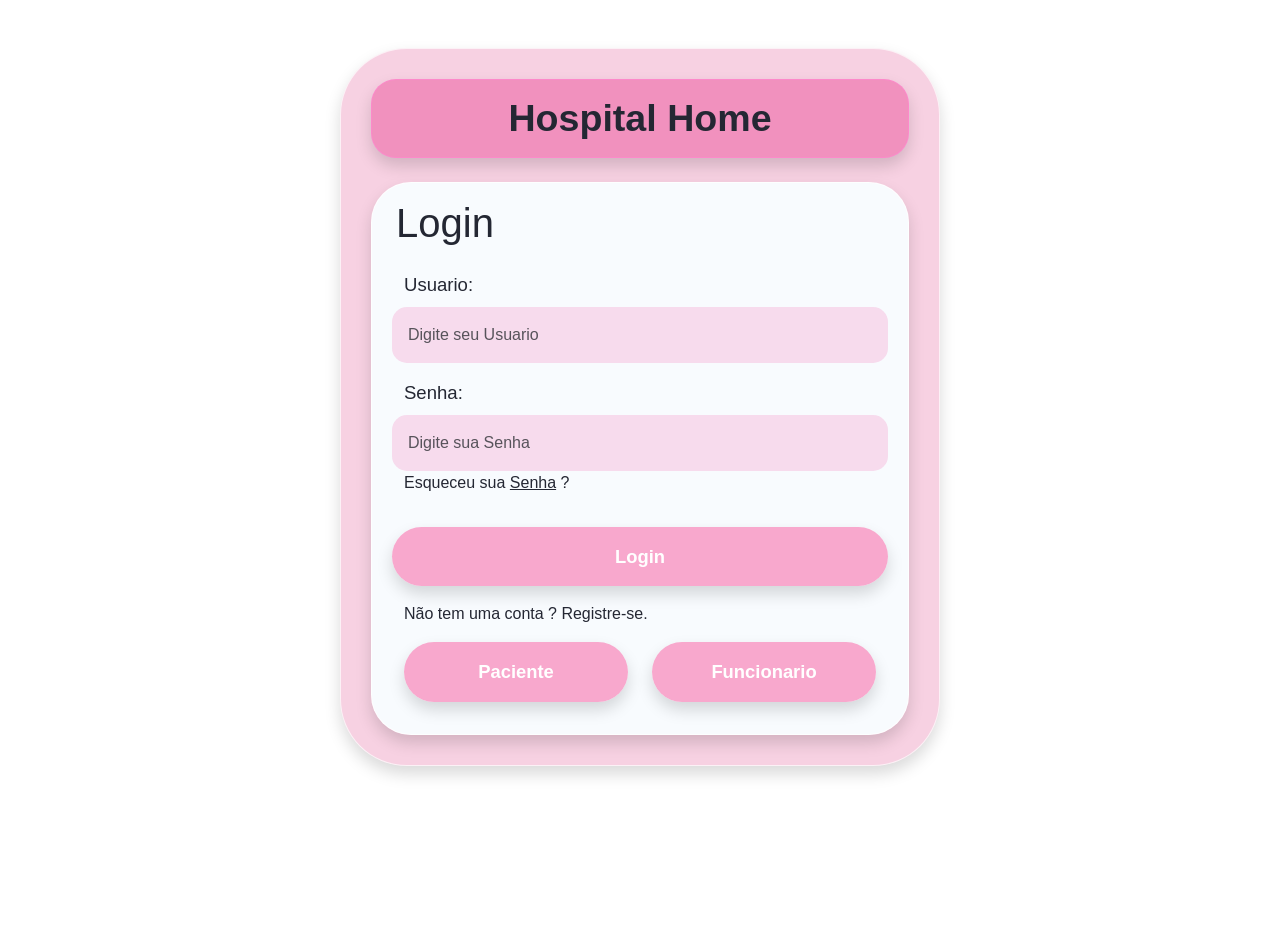
<file: index.html>
<!DOCTYPE html>
<html lang="pt-BR">
<head>
    <meta charset="UTF-8">
    <meta name="viewport" content="width=device-width, initial-scale=1.0">
    <title>Login</title>
    <link rel="shortcut icon" href="/favicon.ico" type="image/x-icon">
    <link href="https://cdn.jsdelivr.net/npm/bootstrap@5.3.8/dist/css/bootstrap.min.css" rel="stylesheet" integrity="sha384-sRIl4kxILFvY47J16cr9ZwB07vP4J8+LH7qKQnuqkuIAvNWLzeN8tE5YBujZqJLB" crossorigin="anonymous">        
    <link rel="stylesheet" href="style.css">
    <link href="https://fonts.cdnfonts.com/css/poppins" rel="stylesheet">

</head>
<body class="vh-100">
    <div class="container shadow mt-5 mb-3 maior">
        <div class="card-box shadow mb-4 p-3 titulo">
            <h1 class="text-center"><strong>Hospital Home</strong></h1>
        </div>
        <div class="card-box shadow p-3 menor ">
            <h1 class="ms-2 login">Login</h1>
            <div class="row  p-3">
                <label class="mb-2">Usuario:</label>
                <input type="text" placeholder="Digite seu Usuario" class="mb-3 p-3 form-control" > 
                <label class="mb-2 ">Senha:</label>
                <input type="password" placeholder="Digite sua Senha" class="p-3 form-control"> 
                <p>Esqueceu sua <a href="#">Senha</a> ?</p>
            </div>
            <div class="row ps-3 pe-3">
                <button class="by text-center p-3 shadow w-100">
                    <a href="Triagem.html" class="link">Login</a>
                </button>
            </div>

            <div class="row p-3">
                <p>Não tem uma conta ? Registre-se.</p>
                <div class="col-md-6">
                    <button class="by text-center p-3 shadow w-100">
                        <a href="Paciente.html" class="link">Paciente</a>
                    </button>
                </div>
                <div class="col-md-6"> 
                    <button class="by text-center p-3 shadow w-100 ">
                        <a href="Func.html" class="link">Funcionario</a>
                    </button>
                </div>
            </div>
        </div>
    </div>

</body>



</html>
</file>
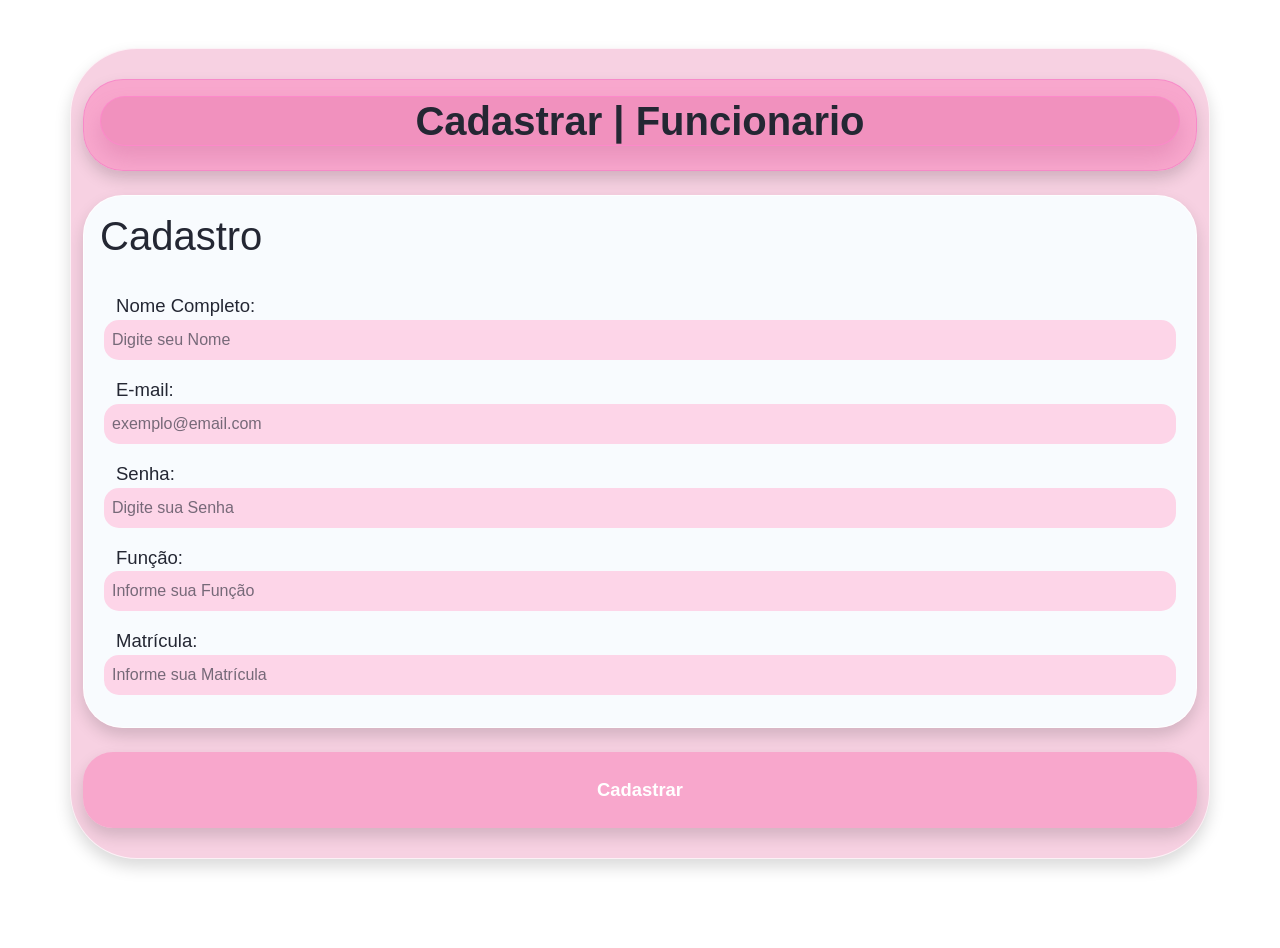
<file: Func.html>
<!DOCTYPE html>
<html lang="en">
<head>
    <meta charset="UTF-8">
    <meta name="viewport" content="width=device-width, initial-scale=1.0">
    <title>Cadastro | Funcionario</title>
    <link href="https://fonts.cdnfonts.com/css/poppins" rel="stylesheet">
    <link rel="stylesheet" href="Func.css">
    <link href="https://cdn.jsdelivr.net/npm/bootstrap@5.3.8/dist/css/bootstrap.min.css" rel="stylesheet" integrity="sha384-sRIl4kxILFvY47J16cr9ZwB07vP4J8+LH7qKQnuqkuIAvNWLzeN8tE5YBujZqJLB" crossorigin="anonymous">        <link rel="stylesheet" href="style.css">
    <link rel="shortcut icon" href="/favicon.ico" type="image/x-icon">
</head>
<body>
    <div class="container shadow mt-5 mb-5">
        <div class="card-box shadow mb-4 p-3 paba">
            <strong><h1 class="text-center titulo">Cadastrar | Funcionario</h1></strong>
        </div>
        <div class="card-box shadow p-3 menor">
            <h1 class="mb-3">Cadastro</h1>
            <div class="row p-3">
                <label>Nome Completo:</label>
                <input type="text" placeholder="Digite seu Nome" class="mb-3 p-2">
                <label>E-mail:</label>
                <input type="email" placeholder="exemplo@email.com" class="mb-3 p-2">
                <label>Senha:</label>
                <input type="password" placeholder="Digite sua Senha" class="mb-3 p-2">
                <label>Função:</label>
                <input type="text" placeholder="Informe sua Função" class="mb-3 p-2">
                <label>Matrícula:</label>
                <input type="text" placeholder="Informe sua Matrícula" class="p-2">
            </div>
        </div>
        <div>
            <button class="text-center shadow p-4 mt-4 w-100 by"><a href="index.html" class="link">Cadastrar</a></button>
        </div>
    </div>
</body>
</html>
</file>
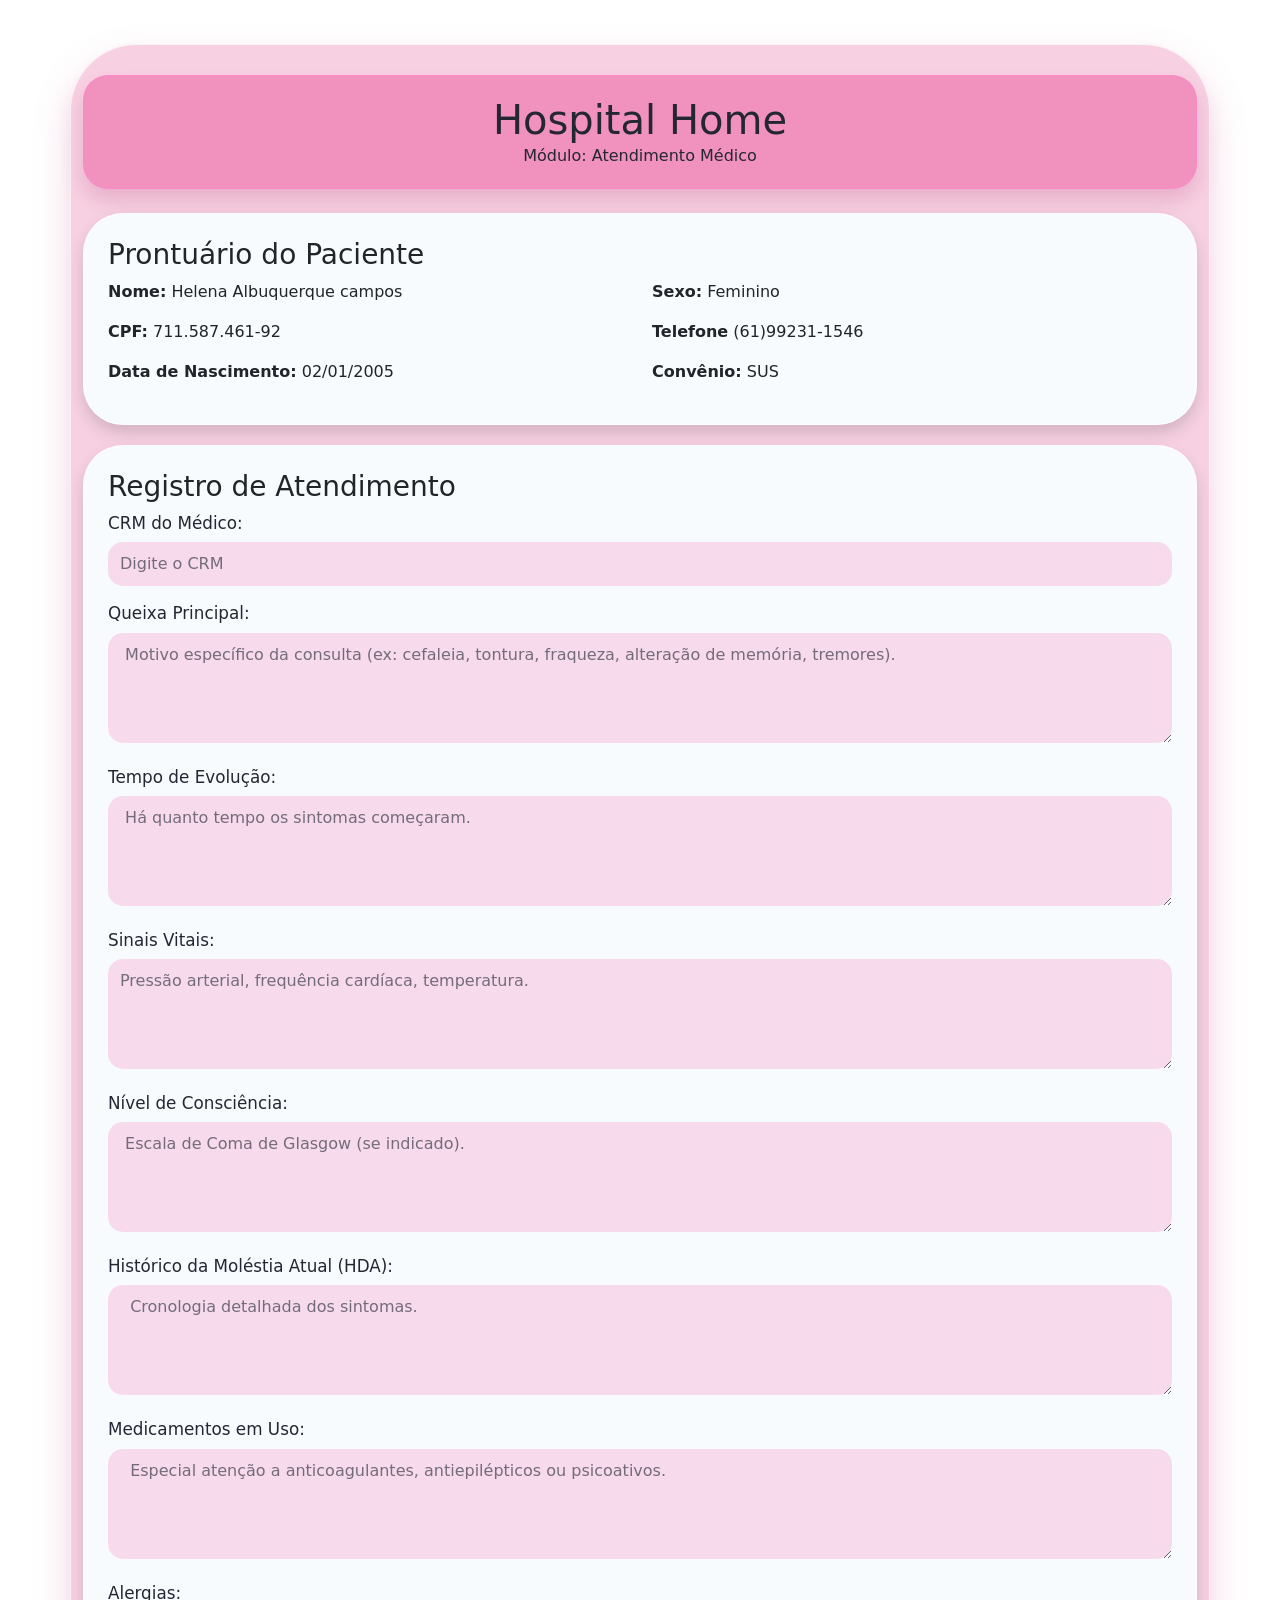
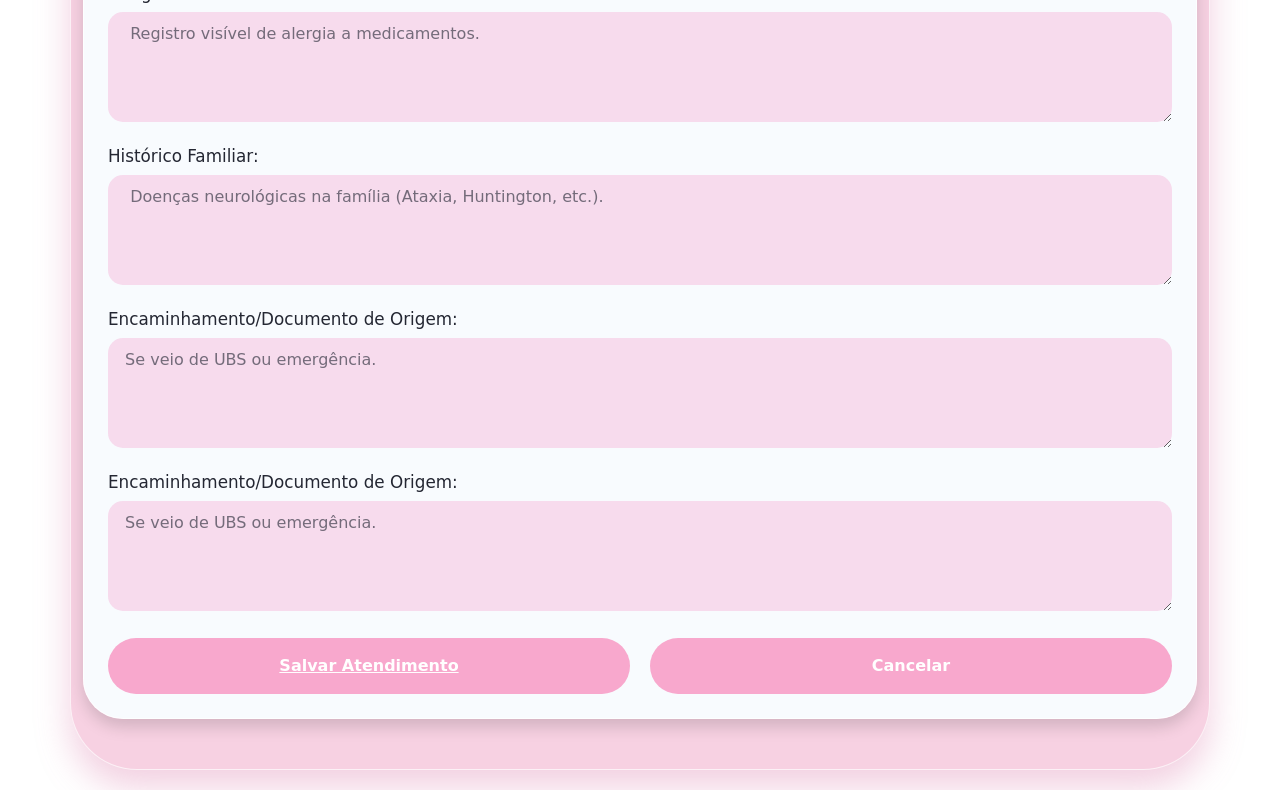
<file: Medico.html>
<!DOCTYPE html>
<html lang="en">
<head>
    <meta charset="UTF-8">
    <meta name="viewport" content="width=device-width, initial-scale=1.0">
    <link rel="stylesheet" href="Medico.css">
    <link href="https://fonts.cdnfonts.com/css/poppins" rel="stylesheet">
    <link rel="shortcut icon" href="/Projeto Sentinela/favicon.ico" type="image/x-icon">
    <title>Document</title>
    <link href="https://cdn.jsdelivr.net/npm/bootstrap@5.3.8/dist/css/bootstrap.min.css" rel="stylesheet" integrity="sha384-sRIl4kxILFvY47J16cr9ZwB07vP4J8+LH7qKQnuqkuIAvNWLzeN8tE5YBujZqJLB" crossorigin="anonymous">
</head>
<body>

    <!--
    <header class="topo">
        <h1>Hospital Home</h1>
        <p>Módulo: Atendimento Médico</p>
    </header>
-->

    


    <div id="maior">
    <div class="container mt-4">

        <div class="text-center mb-4">
            <strong><h1>Hospital Home</h1></strong>
            <p>Módulo: Atendimento Médico</p>
        </div>

        <div class="card-box shadow meir">
            <h3>Prontuário do Paciente</h3>

            <div class="row">
                <div class="col-md-6">
                    <p><strong>Nome:</strong> Helena Albuquerque campos</p>
                    <p><strong>CPF:</strong> 711.587.461-92</p>
                    <p><strong> Data de Nascimento:</strong> 02/01/2005</p>
                </div>
                
                <div class="col-md-6">
                    <p><strong>Sexo:</strong> Feminino</p>
                    <p><strong>Telefone</strong> (61)99231-1546</p>
                    <p><strong>Convênio:</strong> SUS</p>
                </div>
            </div>
        </div>
        <div class="card-box shadow ficha">

            <h3>Registro de Atendimento</h3>

            <div class="campo">
                <label> CRM do Médico:</label>
                <input type="text" placeholder="Digite o CRM">
            </div>
            
            <div class="campo">
                <label> Queixa Principal:</label> 
                <textarea placeholder=" Motivo específico da consulta (ex: cefaleia, tontura, fraqueza, alteração de memória, tremores)."></textarea>
            </div>
            
            <div class="campo">
                <label> Tempo de Evolução:</label> 
                <textarea placeholder=" Há quanto tempo os sintomas começaram."></textarea>
            </div>
            
            <div class="campo">
                <label> Sinais Vitais: </label> 
                <textarea placeholder="Pressão arterial, frequência cardíaca, temperatura."></textarea>
            </div>
            
            <div class="campo">
                <label> Nível de Consciência:</label> 
                <textarea placeholder=" Escala de Coma de Glasgow (se indicado)."></textarea>
            </div> 
            
            
            <div class="campo">
                <label>Histórico da Moléstia Atual (HDA):</label> 
                <textarea placeholder="  Cronologia detalhada dos sintomas."></textarea>
            </div> 

            
            <div class="campo">
                <label>Medicamentos em Uso:</label> 
                <textarea placeholder="  Especial atenção a anticoagulantes, antiepilépticos ou psicoativos."></textarea>
            </div> 

            
            <div class="campo">
                <label>Alergias:</label> 
                <textarea placeholder="  Registro visível de alergia a medicamentos."></textarea>
            </div> 

            
            <div class="campo">
                <label>Histórico Familiar: </label> 
                <textarea placeholder="  Doenças neurológicas na família (Ataxia, Huntington, etc.)."></textarea>
            </div> 

            
            <div class="campo">
                <label>Encaminhamento/Documento de Origem: </label> 
                <textarea placeholder=" Se veio de UBS ou emergência."></textarea>
            </div> 


            <div class="campo">
                <label>Encaminhamento/Documento de Origem: </label> 
                <textarea placeholder=" Se veio de UBS ou emergência."></textarea>
            </div> 
            
            <div class="botoes">
                <button class="btn-salvar"><a href="Prescrição.html" style="color: white;">Salvar Atendimento</a></button>
                <button class="btn-secundario">Cancelar</button>
            </div>           
                 <div class="row">
                
        </div>
    </div>
    </div>

</body>
</html>
</file>
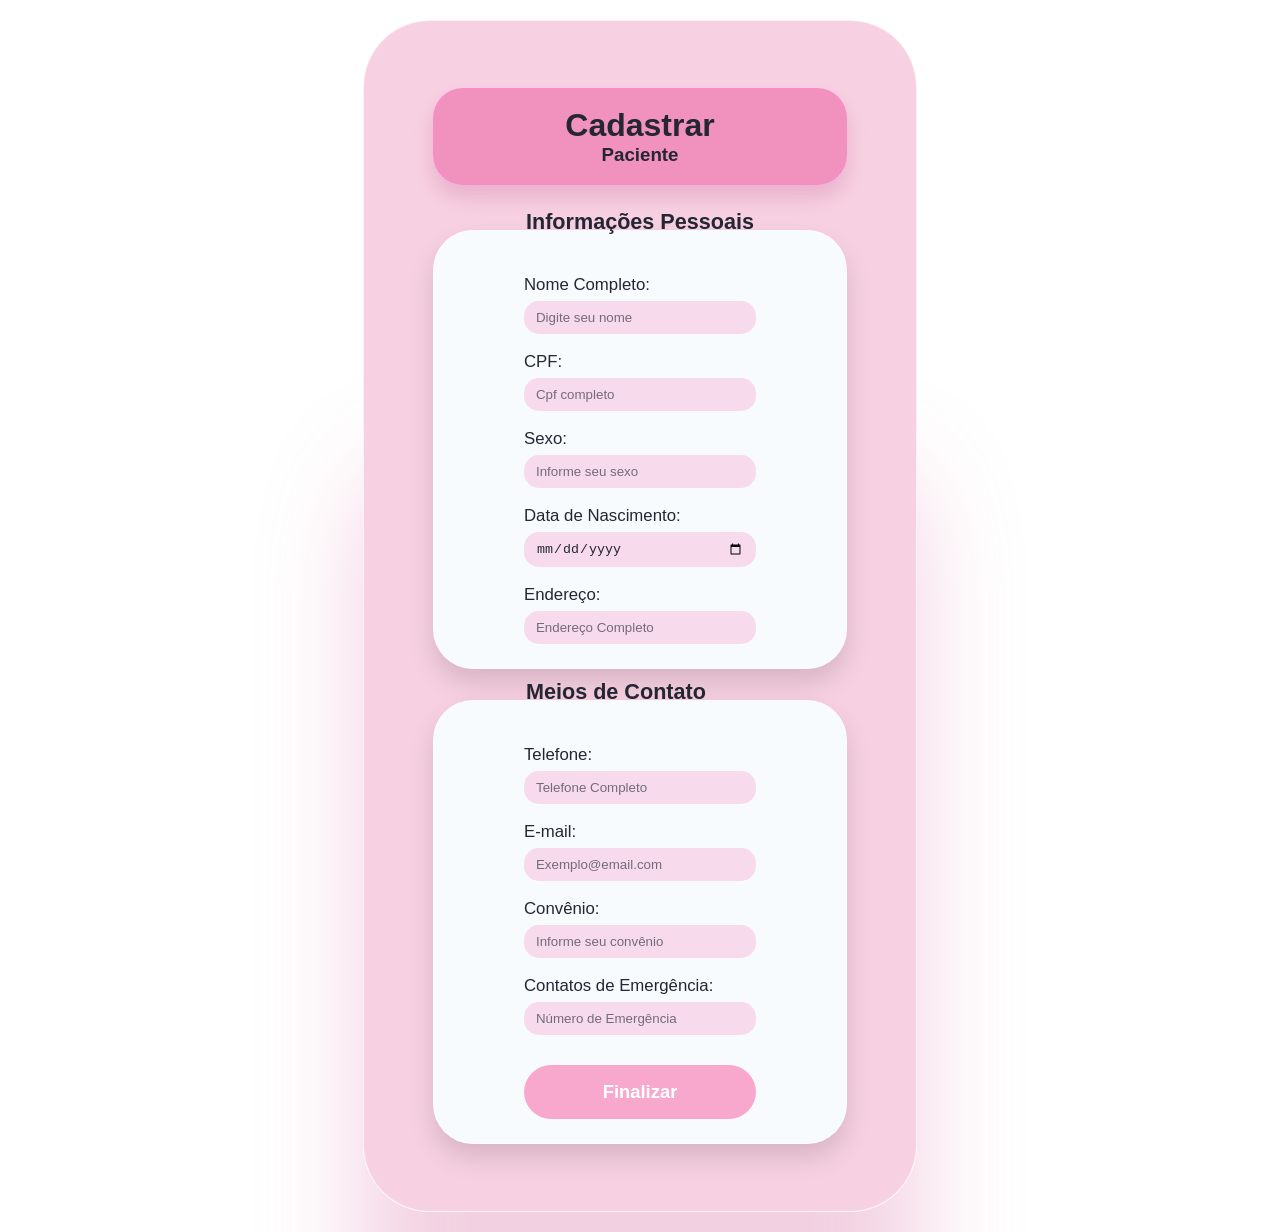
<file: Paciente.html>
<!DOCTYPE html>
<html lang="en">
<head>
    <meta charset="UTF-8">
    <meta name="viewport" content="width=device-width, initial-scale=1.0">
    <title>Projeto Sentinela</title>
    <link rel="stylesheet" href="Paciente.css">
    <link rel="shortcut icon" href="/Projeto Sentinela/favicon.ico" type="image/x-icon">
    <link href="https://fonts.cdnfonts.com/css/poppins" rel="stylesheet">
    <link rel="shortcut icon" href="/Projeto Sentinela/favicon.ico" type="image/x-icon">
                

</head>
<body>
   <div>

        <form>
            <fieldset id="maior">

            <fieldset id="titulo">
                <div><h1>Cadastrar</h1></div>
                <div id="legenda1"><legend><h3>Paciente</h3></legend></div>
            </fieldset>
            
            <fieldset id="paba">
                <legend><h3 id="legenda2">Informações Pessoais</h3></legend>

                <div>
                    <label>Nome Completo:</label> <input type="text" placeholder="Digite seu nome">
                   
                </div>
                <br>
                <div>
                    <label>CPF: </label>  <input type="Number" placeholder="Cpf completo">
                
                </div>
                <br>
                <div>
                    <label>Sexo:</label> <input type="text" placeholder="Informe seu sexo"> 
                </div>
                <br>
                <div>
                    <label>Data de Nascimento:</label>  <input type="date"> 
                </div>
                <br>
                <div>
                    <label>Endereço:</label>  <input type="text" placeholder="Endereço Completo">
                </div>
            </fieldset>
            
            <fieldset id="saba">
                <legend ><h3 id="legenda3">Meios de Contato</h3></legend>

                <div>
                    <label>Telefone:</label> <input type="number" placeholder="Telefone Completo">
                </div>
                <br>
                <div>
                    <label>E-mail:</label> <input type="email" placeholder="Exemplo@email.com">
                </div>
                <br>
                <div>
                    <label>Convênio:</label>  <input type="text" placeholder="Informe seu convênio">
                </div>
                <br>
                <div>
                    <label>Contatos de Emergência:</label> <input type="number" placeholder="Número de Emergência">
                </div>
                <br>
                <a href="index.html" id="finalizar"><h3  > Finalizar </h3></a>

            </fieldset>
            
            </fieldset>

        </form>
    </div>
</body>
</html>
</file>
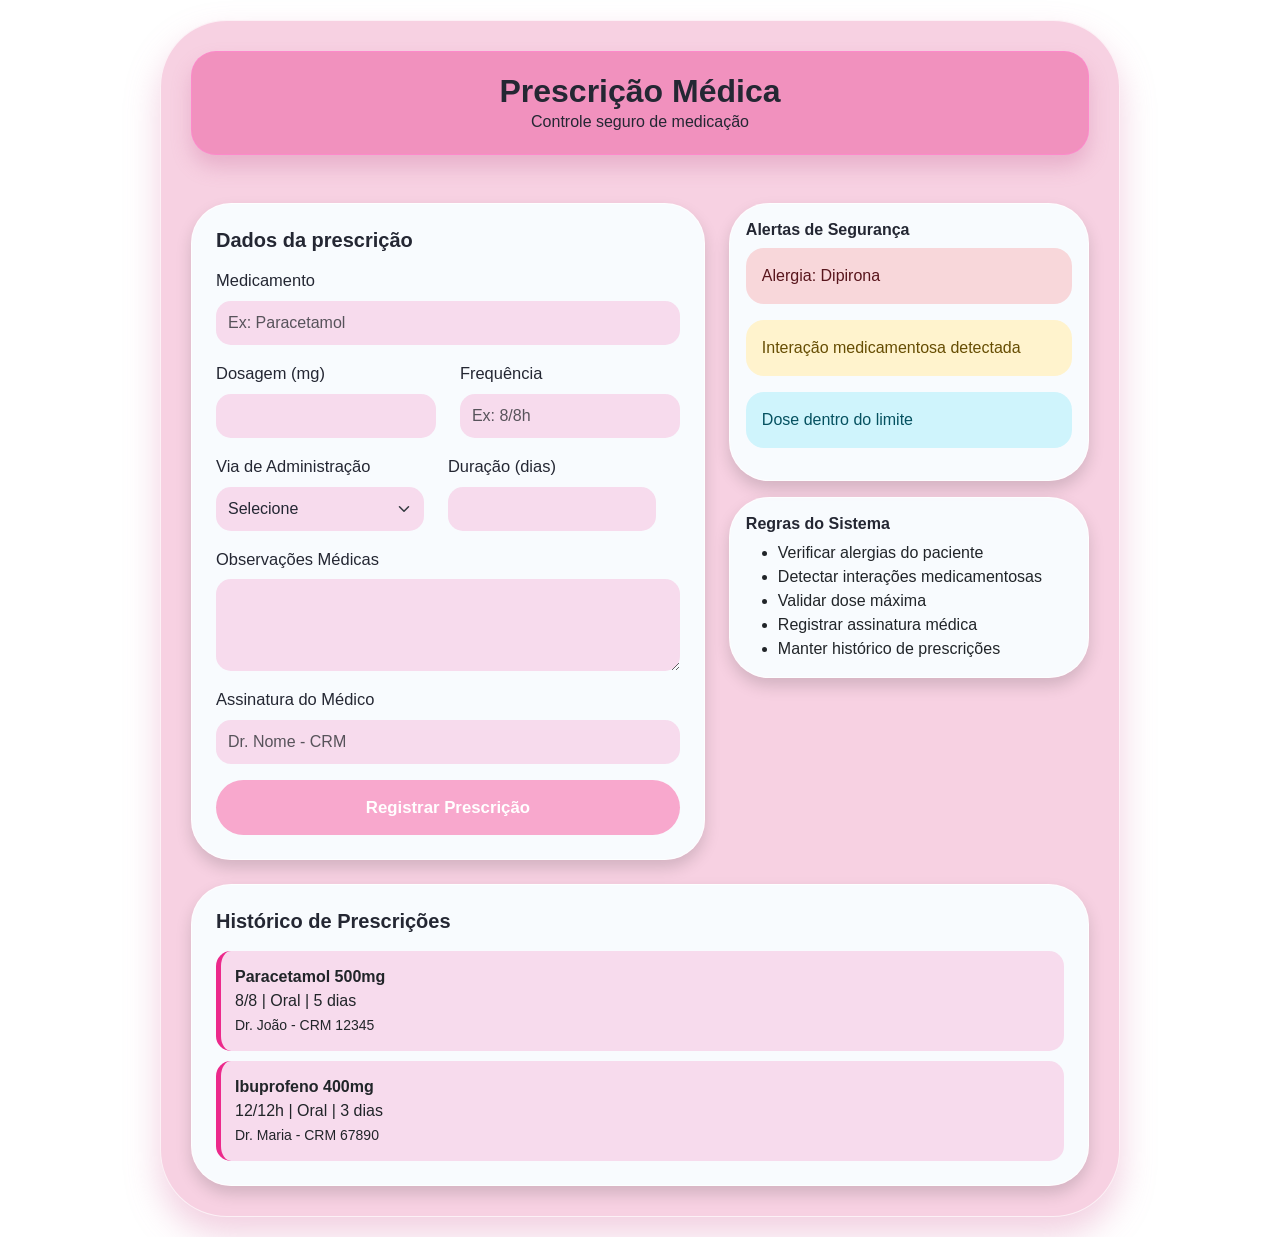
<file: Prescrição.html>
<!DOCTYPE html>
<html lang="en">
<head>
    <meta charset="UTF-8">
    <meta name="viewport" content="width=device-width, initial-scale=1.0">
    <link href="https://cdn.jsdelivr.net/npm/bootstrap@5.3.8/dist/css/bootstrap.min.css" rel="stylesheet" integrity="sha384-sRIl4kxILFvY47J16cr9ZwB07vP4J8+LH7qKQnuqkuIAvNWLzeN8tE5YBujZqJLB" crossorigin="anonymous">
    <link rel="stylesheet" href="Prescrição.css">
    <title>Prescrição</title>
    <link rel="shortcut icon" href="/Projeto Sentinela/favicon.ico" type="image/x-icon">
    <link href="https://fonts.cdnfonts.com/css/poppins" rel="stylesheet">

</head>
<body>

<div class="container">

    <div class="text-center mb-4">
        <h2>Prescrição Médica</h2>
        <p class="text-muted">Controle seguro de medicação</p>
    </div> <br>
    <!--    Classe          O que faz 
            Container       Centraliza o conteúdo
            mt-5            Margem em cima
            mb-5            Margem embaixo
            text-center     Centraliza o texto 
            text-muted      Texto mais clar/cinza -->

<div class="row">
    <div class="col-md-7">
        <div class="card p-4 shadow">
            <h5 class="mb-3">Dados da prescrição</h5>
                <div class="mb-3">
                    <label class="form-label">Medicamento</label>
                    <input type="text" class="form-control" placeholder="Ex: Paracetamol">
                </div>

            <div class="row">
                    <div class="col-md-6 mb-3">
                        <label class="form-label">Dosagem (mg)</label>
                        <input type="number" class="form-control">
                    </div>
                    <div class="col-md-6 mb-3">
                        <label class="form-label">Frequência</label>
                        <input type="text" class="form-control" placeholder="Ex: 8/8h">
                    </div>

            <div class="row">
                <div class="col-md-6 mb-3">
                    <label class="form-label">Via de Administração</label>
                    <select class="form-select">
                        <option selected disabled> Selecione</option>
                        <option class="option">Oral</option>
                        <option>Intravenosa</option>
                        <option>Intramuscular</option>
                        <option>Tópica</option>
                    </select>
                </div>
                <!--    col-md-6        Ocupa metade da tela
                        mb-3            Margem embaixo
                        form-select     Campo de lista suspensa
                        selected        Já aparece selecionada
                        disable         Não pode ser escolhida
                        option          Cada item da lista  -->

                <div class="col-md-6 mb-3">
                    <label class="form-label">Duração (dias)</label>
                    <input type="number" class="form-control">
                </div>
            </div>
            </div>

                <div class="mb-3">
                    <label class="form-label">Observações Médicas</label>
                    <textarea class="form-control" rows="3"></textarea>
                </div>

                <div class="mb-3">
                    <label class="form-label">Assinatura do Médico</label>
                    <input type="text" class="form-control" placeholder="Dr. Nome - CRM">
                </div>
            
                <button class="btn btn-primary w-100">
                    <a href="/Projeto Sentinela/medico/index.html"><strong>Registrar Prescrição</strong></a>
                </button>
        </div>
    </div>
    
    <!-- ALERTAS E REGRAS -->
     <div class="col-md-5">

        <!-- Alertas -->
         <div class="card p-3 shadow mb-3">
            <h6>Alertas de Segurança</h6>
            
            <div class=" alert alert-danger">
                Alergia: Dipirona
            </div>

            <div class="alert alert-warning">
                Interação medicamentosa detectada
            </div>

            <div class="alert alert-info">
                Dose dentro do limite
            </div>
            <!--    alert-danger    =   verde
                    alert-warning   =   amarelo
                    alert-info      =   azul       -->
         </div>

         <!-- Regras -->
          <div class="card p-3 shadow">
            <h6>Regras do Sistema</h6>
            <ul class="mb-0">
                <li>Verificar alergias do paciente</li>
                <li>Detectar interações medicamentosas</li>
                <li>Validar dose máxima</li>
                <li>Registrar assinatura médica</li>
                <li>Manter histórico de prescrições</li>
            </ul>
        </div>
    </div>
</div>

        <!-- HISTÓRICO -->
    <div class="card p-4 shadow mt-4">

            <h5>Histórico de Prescrições</h5>

            <div class="historico">
                <strong>Paracetamol 500mg</strong><br>
                8/8 | Oral | 5 dias <br>
                <small>Dr. João - CRM 12345</small>
            </div>

            <div class="historico">
                <strong>Ibuprofeno 400mg</strong><br>
                12/12h | Oral | 3 dias <br>
                <small>Dr. Maria - CRM 67890</small>
            </div>
        </div>
    </div>


</body>
</html>
</file>
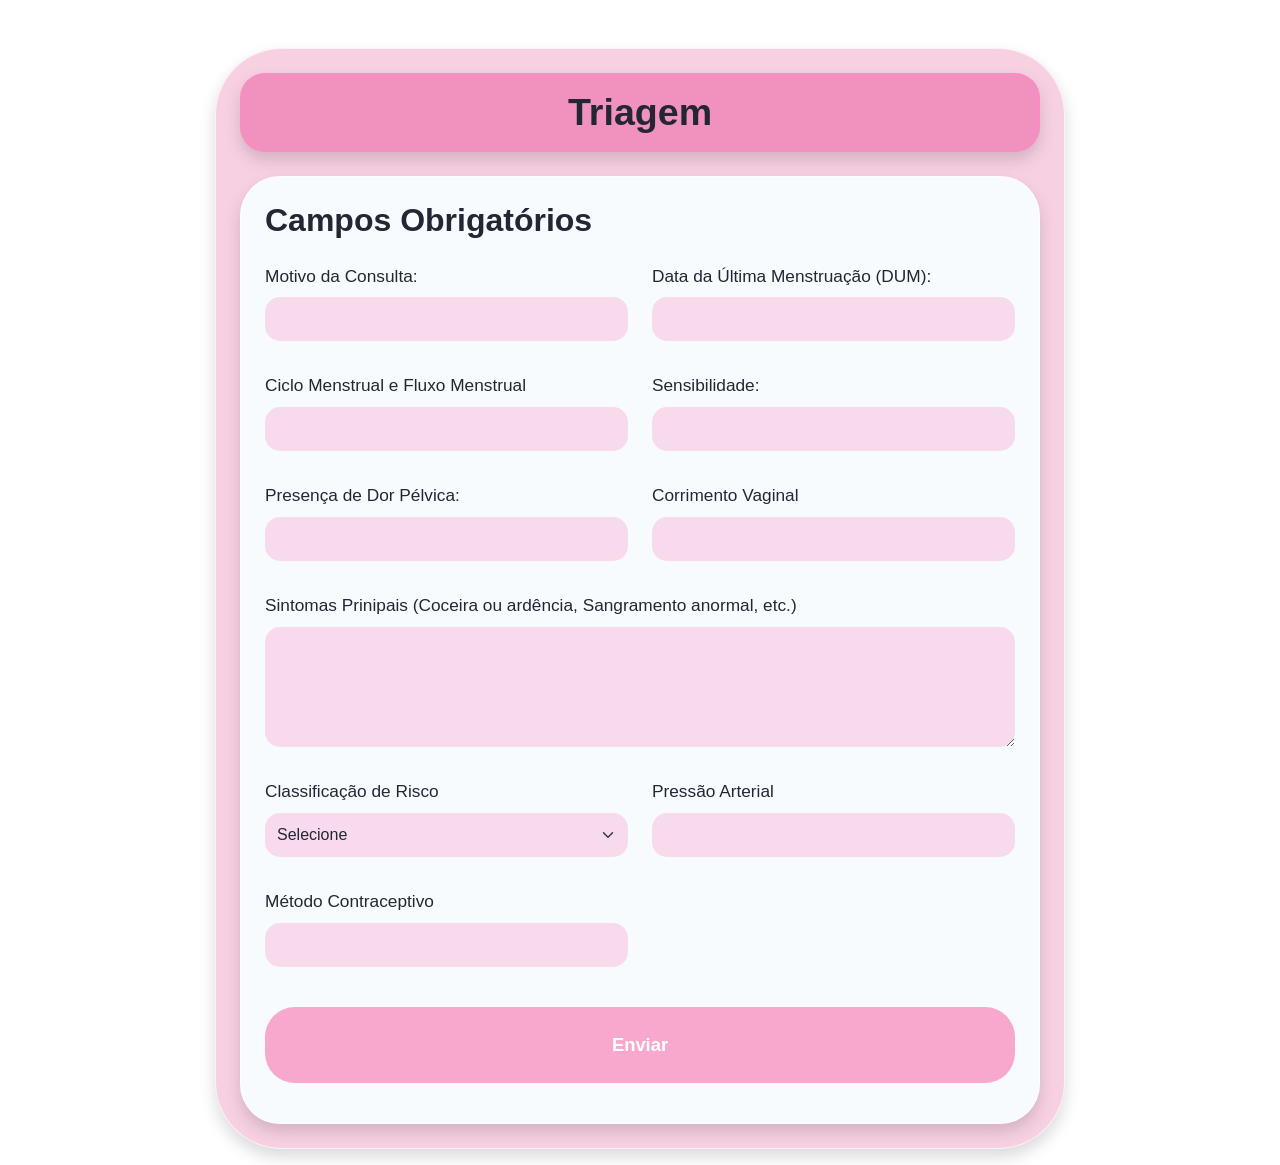
<file: Triagem.html>
<!DOCTYPE html>
<html lang="en">
<head>
    <meta charset="UTF-8">
    <meta name="viewport" content="width=device-width, initial-scale=1.0">
    <title>Triagem</title>
    <link href="https://cdn.jsdelivr.net/npm/bootstrap@5.3.8/dist/css/bootstrap.min.css" rel="stylesheet" integrity="sha384-sRIl4kxILFvY47J16cr9ZwB07vP4J8+LH7qKQnuqkuIAvNWLzeN8tE5YBujZqJLB" crossorigin="anonymous">
    <link href="https://fonts.cdnfonts.com/css/poppins" rel="stylesheet">
    <link rel="stylesheet" href="Triagem.css">
</head>
<body>
    <div class="container mt-5 mb-3 shadow p-4">

        <div class="card-box shadow p-3 titulo">
            <h1 class="text-center"><strong>Triagem</strong></h1>
        </div>

        <div class="card-box shadow mt-4 p-4 paba">
            <h2 class="tp">Campos Obrigatórios</h2>
            <div class="row">
                <div class="col-md-6 mb-3 mt-3">
                    <label class="form-label">Motivo da Consulta: </label>
                    <input type="text" class="form-control">
                </div>
                <div class="col-md-6 mb-3 mt-3">
                    <label class="form-label">Data da Última Menstruação (DUM): </label>
                    <input type="text" class="form-control">
                </div>
            </div>

            <div class="row">
                <div class="col-md-6 mb-3 mt-3">
                    <label class="form-label">Ciclo Menstrual e Fluxo Menstrual </label>
                    <input type="text" class="form-control">
                </div>
                <div class="col-md-6 mb-3 mt-3">
                    <label class="form-label">Sensibilidade: </label>
                    <input type="text" class="form-control">
                </div>
            </div> 

            <div class="row">
                <div class="col-md-6 mb-3 mt-3">
                    <label class="form-label">Presença de Dor Pélvica: </label>
                    <input type="text" class="form-control">
                </div>
                <div class="col-md-6 mb-3 mt-3">
                    <label class="form-label">Corrimento Vaginal </label>
                    <input type="text" class="form-control">
                </div>
            </div> 
            <div class="row">
                <div class="col-md-12 mb-3 mt-3">
                    <label class="form-label">Sintomas Prinipais (Coceira ou ardência, Sangramento anormal, etc.) </label>
                    <textarea class="form-control"></textarea>
                </div>
            </div>

            <div class="row">
                <div class="col-md-6 mb-3 mt-3">
                    <label class="form-label">Classificação de Risco</label>
                    <select class="form-select">
                        <option selected disabled> Selecione</option>
                        <option class="bl">Não urgente</option>
                        <option class="gr">Pouco Urgente</option>
                        <option class="yl">Urgente</option>
                        <option class="lr">Muito Urgente</option>
                        <option class="rd">Emergência</option>
                    </select>
                </div>

                <div class="col-md-6  mt-3 mb-3">
                    <label class="form-label">    Pressão Arterial</label>
                    <input type="number" class="form-control">
                </div>
            </div>
            <div class="row">
                <div class="col-md-6 mb-3 mt-3">
                    <label class="form-label">    Método Contraceptivo</label>
                    <input type="number" class="form-control">
                </div>
            </div>

            <div class="row">
                <div class="mb-3 mt-4">
                    <button class="button w-100 p-4 by"><a href="Medico.html" class="link">Enviar</a></button>
                </div>
            </div>

    </div>
    
</body>
</html>
</file>
<file: style.css>
* {
    box-sizing: border-box;
}

body {
    min-height: 100vh;
    margin: 0;
    background: #fff;
    color: #242733;
    font-family: 'Poppins', sans-serif;
}

.maior {
    max-width: 600px;
    padding: 30px;
    border-radius: 67px;
    background-color: rgb(247, 209, 226);
    border: 1px solid rgba(255, 255, 255, 0.7);
    box-shadow: 0 18px 34px rgba(219, 119, 169, 0.35);
}

.titulo {
    background-color: rgb(241, 145, 190);
    border: 1px solid rgba(255, 136, 205, 0.85);
    border-radius: 25px;
    box-shadow: 0 12px 20px rgba(194, 93, 143, 0.28);
}

.titulo h1 {
    margin: 0;
    color: #242733;
    font-size: clamp(1.85rem, 5vw, 2.35rem);
    line-height: 1.2;
}

.menor {
    background-color: rgba(248, 253, 255, 0.94);
    border-radius: 40px;
    border: 1px solid rgba(255, 255, 255, 0.75);
    box-shadow: 0 14px 25px rgba(79, 57, 70, 0.18);
}

.login {
    color: #242733;
    font-weight: 500;
}

label {
    color: #242733;
    font-size: 1.16rem;
    font-weight: 500;
}

.form-control {
    border: none;
    border-radius: 15px;
    outline: none;
    background-color: rgba(247, 218, 237, 0.95);
    color: #242733;
    transition: background-color 0.2s ease, box-shadow 0.2s ease;
}

.form-control:hover,
.form-control:focus {
    background-color: rgb(250, 205, 231);
    box-shadow: 0 0 0 3px rgba(241, 145, 190, 0.25);
}

p,
a {
    color: #242733;
}

.by {
    border: none;
    border-radius: 30px;
    background-color: rgba(248, 167, 205, 0.98);
    transition: transform 0.2s ease, background-color 0.2s ease;
}

.by:hover {
    transform: scale(1.03);
    background-color: rgb(248, 105, 172);
}

.link {
    color: white;
    text-decoration: none;
    font-size: 1.15rem;
    font-weight: 700;
}

::placeholder {
    color: rgba(36, 39, 51, 0.62);
}

@media (max-width: 640px) {
    .maior {
        margin: 12px;
        padding: 24px;
        border-radius: 48px;
    }
}
</file>
<file: Func.css>
body{
    height: 100vh;
    background-image: url(/videoframe_90045.png);
    font-family: 'Poppins', sans-serif; 
    background-repeat: no-repeat;
    background-size: cover;
}

.container{
    max-width: 500px;
    backdrop-filter:  blur(7px);
    border-radius: 67px;
    padding: 30px;
    border: 1px, solid rgba(255, 255, 255, 0.7);
    background-color: rgb(247, 209, 226);
}

.paba{
    background-color:  rgba(248, 167, 205, 0.98);
    border-radius: 40px;rgb(248, 105, 172);
    border: 1px, solid rgba(247, 134, 200, 0.85);
}

.titulo{
    font-weight: 600;
        
}

label{
    font-weight: 440;
    font-size: larger;
}

.by{
    border-radius: 30px;
    background-color:  rgba(248, 167, 205, 0.98);
    border: none;
    transition:  all 0.3s ease-in-out;
}

.by:hover{
    scale: 1.07;
    background-color:(248, 105, 172);
    color:rgb(248, 105, 172);
}

.link{
    color: white;
    text-decoration: none;
    font-size: larger;
    font-weight: bold;
}

.menor{
    background-color:  rgba(248, 253, 255, 0.94);
    border-radius: 40px;
    backdrop-filter: blur(7px);
}

input{
    border-radius: 15px;
    border: none;
    background-color:  rgb(253, 213, 232);
    transition: all 0.3s ease-in-out;
    outline: none;
}

input:hover{
    background-color: rgb(241, 145, 190);
}

input:focus{
    background-color:rgb(247, 178, 210);
    color: white;
}

::-webkit-input-placeholder{
    color: rgba(0, 0, 0, 0.6);
}
</file>
<file: Medico.css>
* {
    box-sizing: border-box;
}

body {
    min-height: 100vh;
    margin: 0;
    padding: 20px 0;
    background: #fff;
    color: #242733;
    font-family: 'Poppins', sans-serif;
}

#maior {
    width: 100%;
}

.container {
    max-width: 960px;
    padding: 30px;
    border-radius: 67px;
    background-color: rgb(247, 209, 226);
    border: 1px solid rgba(255, 255, 255, 0.7);
    box-shadow: 0 18px 34px rgba(219, 119, 169, 0.35);
}

.text-center {
    padding: 20px;
    border-radius: 25px;
    background-color: rgb(241, 145, 190);
    border: 1px solid rgba(255, 136, 205, 0.85);
    box-shadow: 0 12px 20px rgba(194, 93, 143, 0.28);
    color: #242733;
}

.text-center h1,
.text-center p {
    margin-bottom: 0;
    color: #242733;
}

.card-box {
    margin-bottom: 20px;
    padding: 24px;
    border-radius: 40px;
    background-color: rgba(248, 253, 255, 0.94);
    border: 1px solid rgba(255, 255, 255, 0.75);
    box-shadow: 0 14px 25px rgba(79, 57, 70, 0.18);
}

h3 {
    margin: 0 0 20px;
    color: #242733;
    font-weight: 700;
}

.campo {
    margin-bottom: 15px;
}

.campo label {
    display: block;
    margin-bottom: 6px;
    color: #242733;
    font-size: 1.05rem;
    font-weight: 500;
}

input,
textarea {
    width: 100%;
    padding: 10px 12px;
    border: none;
    border-radius: 15px;
    outline: none;
    background-color: rgba(247, 218, 237, 0.95);
    color: #242733;
    transition: background-color 0.2s ease, box-shadow 0.2s ease;
}

input:hover,
input:focus,
textarea:hover,
textarea:focus {
    background-color: rgb(250, 205, 231);
    box-shadow: 0 0 0 3px rgba(241, 145, 190, 0.25);
}

textarea {
    min-height: 110px;
    resize: vertical;
}

.botoes {
    display: flex;
    gap: 20px;
    margin-top: 20px;
}

.btn-salvar,
.btn-secundario {
    flex: 1;
    padding: 16px;
    border: none;
    border-radius: 30px;
    background-color: rgba(248, 167, 205, 0.98);
    color: white;
    font-weight: 700;
    transition: transform 0.2s ease, background-color 0.2s ease;
}

.btn-salvar:hover,
.btn-secundario:hover {
    transform: scale(1.03);
    background-color: rgb(248, 105, 172);
}

::placeholder {
    color: rgba(36, 39, 51, 0.62);
}

@media (max-width: 1000px) {
    .container {
        margin: 12px;
        padding: 24px;
        border-radius: 48px;
    }
}

@media (max-width: 640px) {
    .botoes {
        flex-direction: column;
    }
}
</file>
<file: Paciente.css>
* {
    box-sizing: border-box;
}

body {
    min-height: 100vh;
    margin: 0;
    padding: 20px;
    background: #fff;
    color: #242733;
    font-family: 'Poppins', sans-serif;
    display: flex;
    align-items: center;
    justify-content: center;
}

form {
    width: min(100%, 560px);
}

fieldset {
    border: none;
}

#maior {
    padding: 67px;
    border-radius: 67px;
    background-color: rgb(247, 209, 226);
    border: 1px solid rgba(255, 255, 255, 0.7);
    box-shadow: 0 450px 100px rgba(219, 119, 169, 0.35);
}

#titulo {
    margin-bottom: 24px;
    padding: 18px;
    border-radius: 30px;
    background-color: rgb(241, 145, 190);
    border: 1px solid rgba(255, 136, 205, 0.85);
    box-shadow: 0 12px 20px rgba(194, 93, 143, 0.28);
    text-align: center;
}

#titulo h1,
#titulo h3 {
    margin: 0;
    color: #242733;
    font-weight: 700;
}

#paba,
#saba {
    margin-top: 10px;
    padding: 24px 90px;
    border-radius: 40px;
    background-color: rgba(248, 253, 255, 0.94);
    border: 1px solid rgba(255, 255, 255, 0.75);
    box-shadow: 0 14px 25px rgba(79, 57, 70, 0.18);
}

legend {
    float: none;
    width: auto;
}

#legenda2,
#legenda3 {
    margin: 0 0 16px;
    padding: 0;
    background: transparent;
    color: #242733;
    font-size: 1.35rem;
    font-weight: 600;
}

label {
    display: block;
    margin-bottom: 6px;
    color: #242733;
    font-size: 1.05rem;
    font-weight: 500;
}

input {
    width: 100%;
    padding: 9px 12px;
    border: none;
    border-radius: 15px;
    outline: none;
    background-color: rgba(247, 218, 237, 0.95);
    color: #242733;
    transition: background-color 0.2s ease, box-shadow 0.2s ease;
}

input:hover,
input:focus {
    background-color: rgb(250, 205, 231);
    box-shadow: 0 0 0 3px rgba(241, 145, 190, 0.25);
}

#finalizar {
    width: 100%;
    margin-top: 12px;
    padding: 16px;
    border-radius: 30px;
    background-color: rgba(248, 167, 205, 0.98);
    color: white;
    text-decoration: none;
    display: flex;
    align-items: center;
    justify-content: center;
    transition: transform 0.2s ease, background-color 0.2s ease;
}

#finalizar:hover {
    transform: scale(1.03);
    background-color: rgb(248, 105, 172);
    color: white;
}

#finalizar h3 {
    margin: 0;
    font-size: 1.15rem;
    font-weight: 700;
}

::placeholder {
    color: rgba(36, 39, 51, 0.62);
}

@media (max-width: 600px) {
    body {
        padding: 12px;
    }

    #maior {
        padding: 24px;
        border-radius: 48px;
    }
}
</file>
<file: Prescrição.css>
* {
    box-sizing: border-box;
}

body {
    min-height: 100vh;
    margin: 0;
    padding: 20px 0;
    background: #fff;
    color: #242733;
    font-family: 'Poppins', sans-serif;
}

.container {
    max-width: 960px;
    padding: 30px;
    border-radius: 67px;
    background-color: rgb(247, 209, 226);
    border: 1px solid rgba(255, 255, 255, 0.7);
    box-shadow: 0 18px 34px rgba(219, 119, 169, 0.35);
}

.text-center {
    padding: 20px;
    border-radius: 25px;
    background-color: rgb(241, 145, 190);
    border: 1px solid rgba(255, 136, 205, 0.85);
    box-shadow: 0 12px 20px rgba(194, 93, 143, 0.28);
}

.text-center h2,
.text-center p {
    margin-bottom: 0;
    color: #242733 !important;
}

.card {
    border: 1px solid rgba(255, 255, 255, 0.75);
    border-radius: 40px;
    background-color: rgba(248, 253, 255, 0.94);
    box-shadow: 0 14px 25px rgba(79, 57, 70, 0.18);
}

h2,
h5,
h6 {
    color: #242733;
    font-weight: 700;
}

label {
    color: #242733;
    font-size: 1.03rem;
    font-weight: 500;
}

.form-control,
.form-select {
    padding: 10px 12px;
    border: none;
    border-radius: 15px;
    outline: none;
    background-color: rgba(247, 218, 237, 0.95);
    color: #242733;
    transition: background-color 0.2s ease, box-shadow 0.2s ease;
}

.form-control:hover,
.form-control:focus,
.form-select:hover,
.form-select:focus {
    background-color: rgb(250, 205, 231);
    box-shadow: 0 0 0 3px rgba(241, 145, 190, 0.25);
}

a {
    color: white;
    text-decoration: none;
    font-size: 1.05rem;
    font-weight: 700;
}

.btn {
    padding: 15px;
    border: none;
    border-radius: 30px;
    background-color: rgba(248, 167, 205, 0.98);
    color: white;
    transition: transform 0.2s ease, background-color 0.2s ease;
}

.btn:hover {
    transform: scale(1.03);
    background-color: rgb(248, 105, 172);
    color: white;
}

.historico {
    margin-top: 10px;
    padding: 14px;
    border-left: 5px solid #ec298b;
    border-radius: 15px;
    background: rgba(247, 218, 237, 0.95);
}

.alert {
    border: none;
    border-radius: 18px;
}

::placeholder {
    color: rgba(36, 39, 51, 0.62);
}

@media (max-width: 1000px) {
    .container {
        margin: 12px;
        padding: 24px;
        border-radius: 48px;
    }
}
</file>
<file: Triagem.css>
* {
    box-sizing: border-box;
}

body {
    min-height: 100vh;
    margin: 0;
    background: #fff;
    color: #242733;
    font-family: 'Poppins', sans-serif;
}

.container {
    max-width: 850px;
    padding: 30px;
    border-radius: 67px;
    background-color: rgb(247, 209, 226);
    border: 1px solid rgba(255, 255, 255, 0.7);
    box-shadow: 0 18px 34px rgba(219, 119, 169, 0.35);
}

.card-box {
    border-radius: 40px;
    background-color: rgba(248, 253, 255, 0.94);
    border: 1px solid rgba(255, 255, 255, 0.75);
    box-shadow: 0 14px 25px rgba(79, 57, 70, 0.18);
}

.titulo {
    background-color: rgb(241, 145, 190);
    border: 1px solid rgba(255, 136, 205, 0.85);
    border-radius: 25px;
    box-shadow: 0 12px 20px rgba(194, 93, 143, 0.28);
}

.titulo h1 {
    margin: 0;
    color: #242733;
    font-size: clamp(1.85rem, 5vw, 2.35rem);
    line-height: 1.2;
}

.tp {
    color: #242733;
    font-weight: 600;
}

label {
    color: #242733;
    font-size: 1.08rem;
    font-weight: 500;
}

.form-control,
.form-select {
    padding: 10px 12px;
    border: none;
    border-radius: 15px;
    outline: none;
    background-color: rgba(247, 218, 237, 0.95);
    color: #242733;
    transition: background-color 0.2s ease, box-shadow 0.2s ease;
}

.form-control:hover,
.form-control:focus,
.form-select:hover,
.form-select:focus {
    background-color: rgb(250, 205, 231);
    box-shadow: 0 0 0 3px rgba(241, 145, 190, 0.25);
}

textarea.form-control {
    min-height: 120px;
    resize: vertical;
}

.by {
    border: none;
    border-radius: 30px;
    background-color: rgba(248, 167, 205, 0.98);
    transition: transform 0.2s ease, background-color 0.2s ease;
}

.by:hover {
    transform: scale(1.03);
    background-color: rgb(248, 105, 172);
}

.link {
    color: white;
    text-decoration: none;
    font-size: 1.15rem;
    font-weight: 700;
}

::placeholder {
    color: rgba(36, 39, 51, 0.62);
}

@media (max-width: 900px) {
    .container {
        margin: 12px;
        padding: 24px;
        border-radius: 48px;
    }
}
</file>
